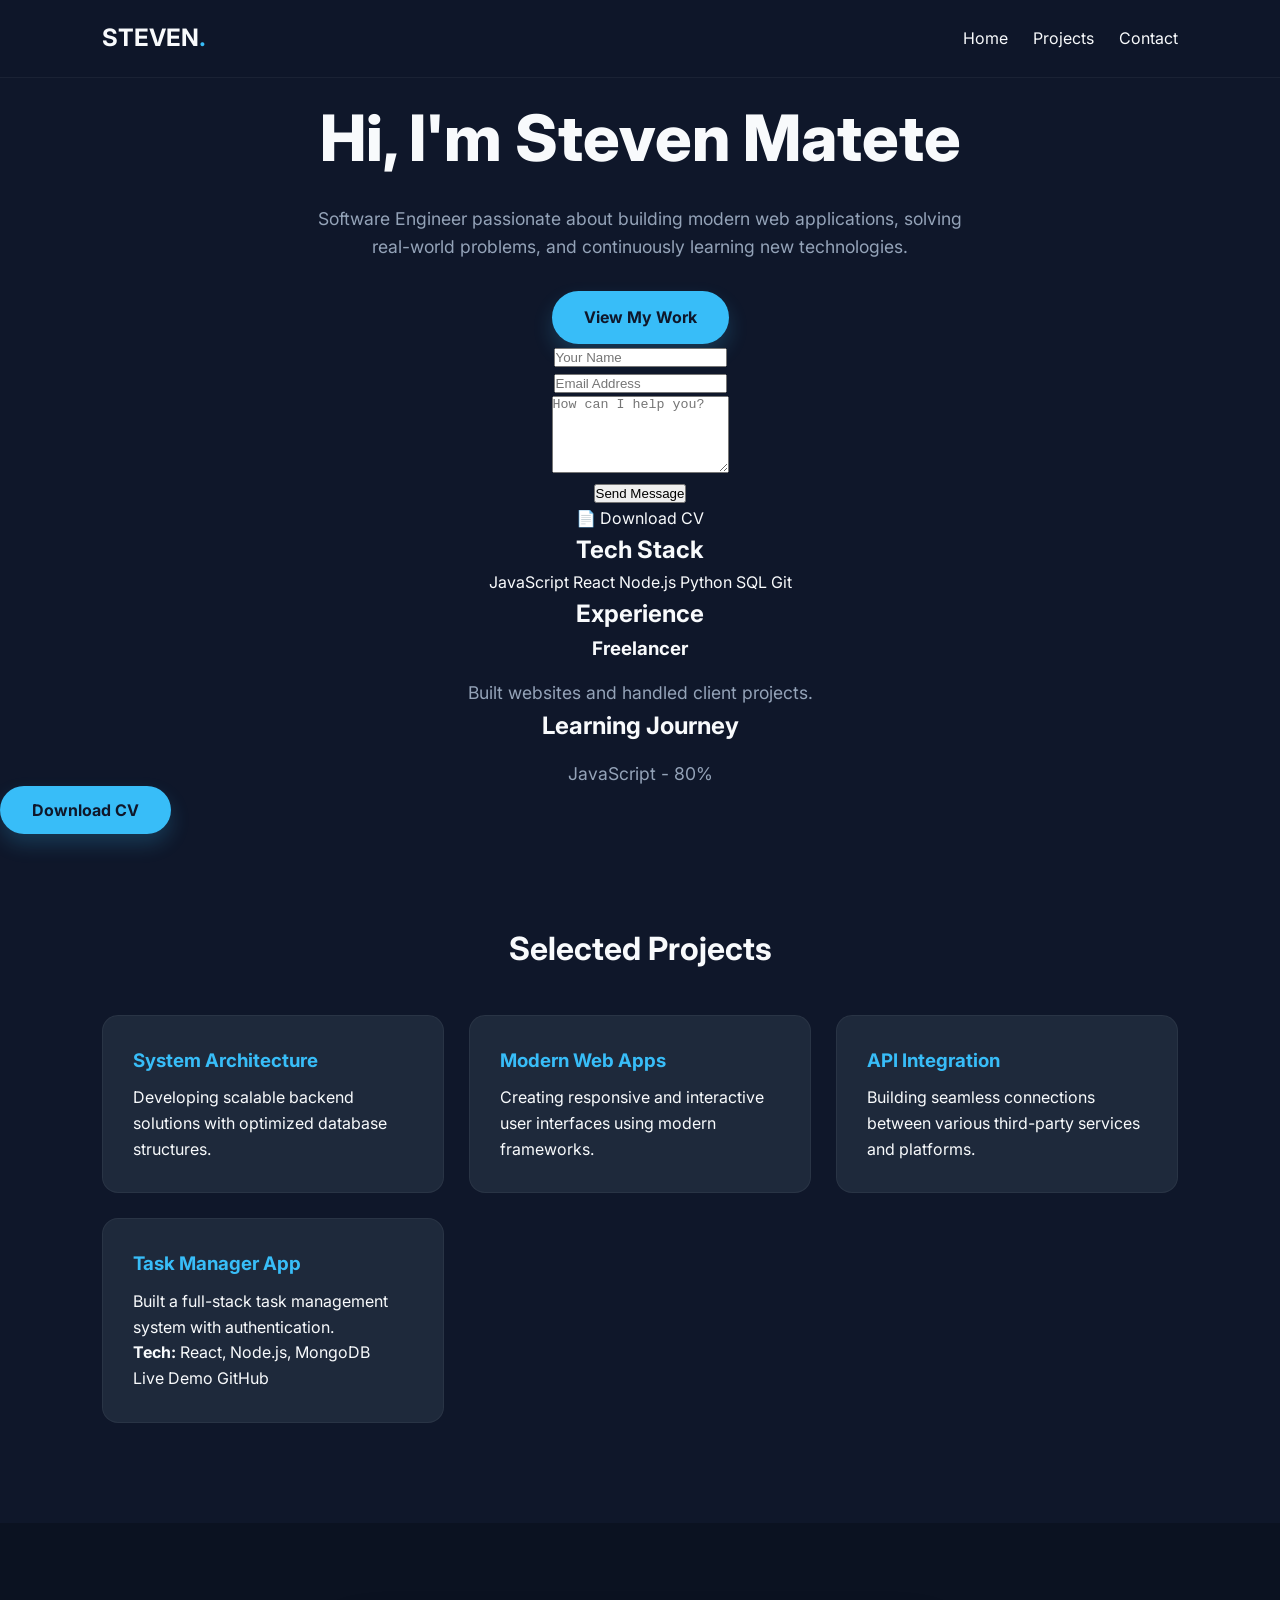
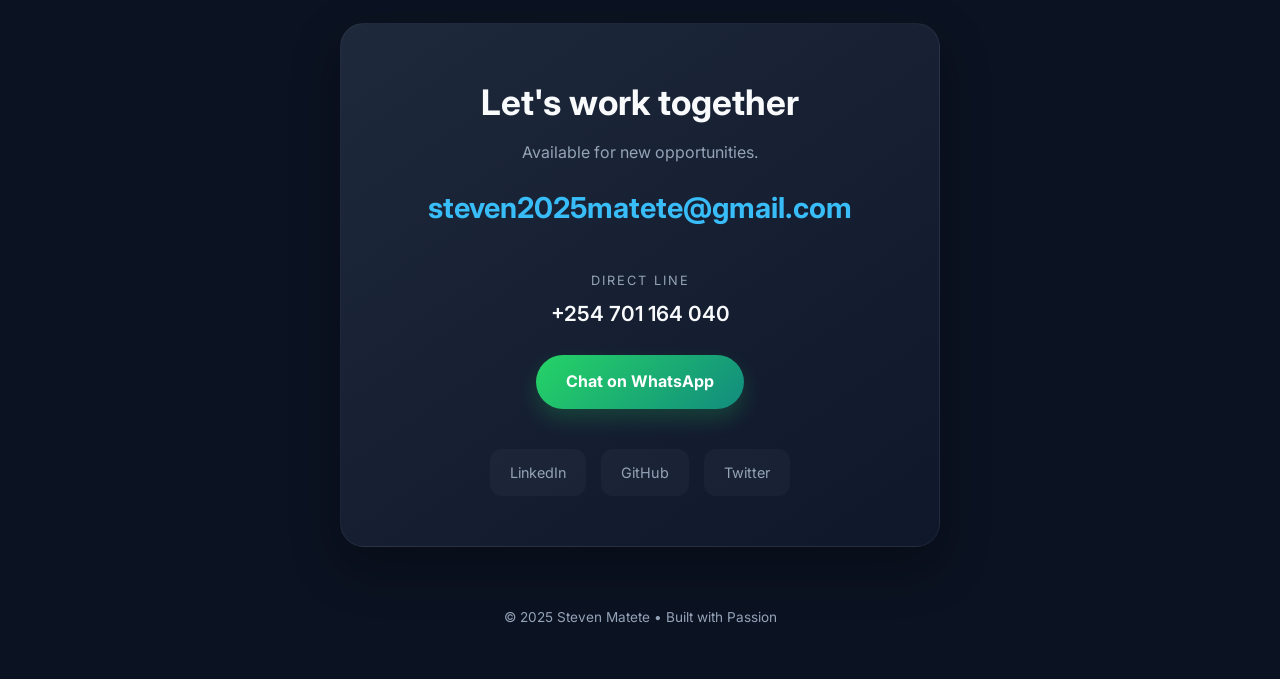
<file: portfolio/index.html>
<!DOCTYPE html>
<html lang="en">
<head>
    <meta charset="UTF-8">
    <meta name="viewport" content="width=device-width, initial-scale=1.0">
    <title>Steven Matete | Software Engineer</title>

    <!-- SEO -->
    <meta name="description" content="Steven Matete - Software Engineer Portfolio. Projects, skills, and contact.">

    <!-- Fonts -->
    <link href="https://fonts.googleapis.com/css2?family=Inter:wght@300;400;600;700&display=swap" rel="stylesheet">

    <style>
        :root {
            --bg-color: #0f172a;
            --text-main: #f8fafc;
            --text-dim: #94a3b8;
            --accent: #38bdf8;
            --card-bg: #1e293b;
            --transition: all 0.3s cubic-bezier(0.4, 0, 0.2, 1);
        }

        * { margin: 0; padding: 0; box-sizing: border-box; }
        html { scroll-behavior: smooth; }

        body {
            font-family: 'Inter', sans-serif;
            background: var(--bg-color);
            color: var(--text-main);
            line-height: 1.6;
        }

        a { text-decoration: none; color: inherit; transition: var(--transition); }

        /* NAVBAR */
        .navbar {
            display: flex;
            justify-content: space-between;
            align-items: center;
            padding: 1.2rem 8%;
            background: rgba(15, 23, 42, 0.9);
            backdrop-filter: blur(10px);
            position: sticky;
            top: 0;
            z-index: 1000;
            border-bottom: 1px solid rgba(255,255,255,0.05);
        }

        .logo { font-weight: 700; font-size: 1.5rem; }
        .logo span { color: var(--accent); }
        .nav-links { display: flex; gap: 25px; list-style: none; }
        .nav-links a:hover { color: var(--accent); }

        /* HERO */
        .hero {
            height: 80vh;
            display: flex;
            flex-direction: column;
            align-items: center;
            justify-content: center;
            text-align: center;
            padding: 0 20px;
        }

        .hero h1 { font-size: clamp(2.5rem, 6vw, 4rem); font-weight: 800; }
        .hero p { color: var(--text-dim); margin-top: 15px; max-width: 650px; font-size: 1.1rem; }

        .cta {
            margin-top: 30px;
            padding: 14px 32px;
            background: var(--accent);
            border-radius: 30px;
            font-weight: 700;
            color: #0f172a;
            box-shadow: 0 10px 20px rgba(56, 189, 248, 0.2);
        }
        .cta:hover { transform: translateY(-3px); box-shadow: 0 15px 25px rgba(56, 189, 248, 0.3); }

        /* PROJECTS */
        .projects { padding: 100px 8%; }
        .projects h2 { margin-bottom: 40px; font-size: 2rem; text-align: center; }
        .project-grid {
            display: grid;
            grid-template-columns: repeat(auto-fit, minmax(280px, 1fr));
            gap: 25px;
        }

        .card {
            background: var(--card-bg);
            padding: 30px;
            border-radius: 16px;
            border: 1px solid rgba(255,255,255,0.05);
        }
        .card:hover { transform: translateY(-8px); border-color: var(--accent); }
        .card h3 { margin-bottom: 10px; color: var(--accent); }

        /* PREMIUM CONTACT SECTION */
        footer {
            padding: 100px 8% 50px;
            background: #0b1221;
            text-align: center;
        }

        .contact-card {
            background: linear-gradient(145deg, #1e293b, #0f172a);
            padding: 50px 30px;
            border-radius: 24px;
            max-width: 600px;
            margin: 0 auto;
            box-shadow: 0 20px 50px rgba(0,0,0,0.3);
            border: 1px solid rgba(255,255,255,0.05);
        }

        .contact-card h2 { font-size: 2.2rem; margin-bottom: 10px; }

        .email-link {
            font-size: clamp(1.1rem, 4vw, 1.8rem);
            font-weight: 700;
            color: var(--accent);
            display: inline-block;
            margin: 20px 0;
            word-break: break-all;
        }

        .phone-container { margin: 15px 0 25px; }
        .phone-label { font-size: 0.8rem; color: var(--text-dim); text-transform: uppercase; letter-spacing: 2px; }
        .phone-link { font-size: 1.3rem; font-weight: 600; display: block; margin-top: 5px; }

        .btn-whatsapp {
            display: inline-flex;
            align-items: center;
            gap: 10px;
            background: linear-gradient(135deg, #25d366, #128c7e);
            padding: 14px 30px;
            border-radius: 999px;
            font-weight: 700;
            color: #fff !important;
            box-shadow: 0 10px 20px rgba(37, 211, 102, 0.2);
        }
        .btn-whatsapp:hover { transform: scale(1.05); box-shadow: 0 15px 30px rgba(37, 211, 102, 0.3); }

        .socials { margin-top: 40px; display: flex; justify-content: center; gap: 15px; }
        .socials a {
            padding: 12px 20px;
            background: rgba(255,255,255,0.03);
            border-radius: 12px;
            font-size: 0.9rem;
            color: var(--text-dim);
        }
        .socials a:hover { background: var(--accent); color: #0f172a; transform: translateY(-5px); }

        .copyright { margin-top: 60px; font-size: 0.85rem; color: var(--text-dim); }

        /* MOBILE FIXES */
        @media (max-width: 600px) {
            .navbar { padding: 1rem 5%; }
            .nav-links { display: none; } /* Hide nav on mobile for simplicity */
            .contact-card { padding: 30px 15px; }
        }
    </style>
</head>
<body>

    <!-- NAVBAR -->
    <nav class="navbar">
        <div class="logo">STEVEN<span>.</span></div>
        <ul class="nav-links">
            <li><a href="#">Home</a></li>
            <li><a href="#projects">Projects</a></li>
            <li><a href="#contact">Contact</a></li>
        </ul>
    </nav>

    <!-- HERO -->
    <section class="hero">
        <h1>Hi, I'm Steven Matete</h1>
        <p>Software Engineer passionate about building modern web applications, solving real-world problems, and continuously learning new technologies.</p>
        <a href="#projects" class="cta">View My Work</a>
        <div class="cv-container">
            <div class="cv-container">
</div>

<!-- Inside Footer (Replace your current form) -->
<form class="contact-form">
    <div class="form-group">
        <input type="text" placeholder="Your Name" required>
    </div>
    <div class="form-group">
        <input type="email" placeholder="Email Address" required>
    </div>
    <div class="form-group">
        <textarea placeholder="How can I help you?" rows="5"></textarea>
    </div>
    <button type="submit" class="btn-submit">Send Message</button>
</form>
    <a href="cv.pdf" download class="btn-cv">
        <span>📄</span> Download CV
    </a>
</div>

        <section class="skills">
        <h2>Tech Stack</h2>
        <div class="skills-grid">
        <span>JavaScript</span>
        <span>React</span>
        <span>Node.js</span>
        <span>Python</span>
        <span>SQL</span>
       <span>Git</span>
    </div>
     <h2>Experience</h2>
  <div class="timeline">
    <div>
      <h3>Freelancer</h3>
      <p>Built websites and handled client projects.</p>
    </div>
    <section class="learning">
  <h2>Learning Journey</h2>
  <div class="progress">
    <p>JavaScript - 80%</p>
    <div class="bar"></div>
  </div>
   
</section>

  </div>
</section>
</section>
    </section>
    <section>
    <a href="cv.pdf" download class="cta">Download CV</a>




    <!-- PROJECTS -->
    <section class="projects" id="projects">
        <h2>Selected Projects</h2>
        <div class="project-grid">
            <div class="card">
                <h3>System Architecture</h3>
                <p>Developing scalable backend solutions with optimized database structures.</p>
            </div>
            <div class="card">
                <h3>Modern Web Apps</h3>
                <p>Creating responsive and interactive user interfaces using modern frameworks.</p>
            </div>
            <div class="card">
                <h3>API Integration</h3>
                <p>Building seamless connections between various third-party services and platforms.</p>
            </div>
            <div class="card">
           <h3>Task Manager App</h3>
           <p>Built a full-stack task management system with authentication.</p>
           <p><strong>Tech:</strong> React, Node.js, MongoDB</p>
           <a href="#">Live Demo</a>
           <a href="#">GitHub</a>
            </div>
        </div>
    </section>
    <section class="experience">
 

    <!-- CONTACT SECTION -->
    <footer id="contact">
        <div class="contact-card">
            <h2>Let's work together</h2>
            <p style="color: var(--text-dim);">Available for new opportunities.</p>
            
            <a href="mailto:steven2025matete@gmail.com" class="email-link">
                steven2025matete@gmail.com
            </a>

            <div class="phone-container">
                <span class="phone-label">Direct Line</span>
                <a href="tel:+254701164040" class="phone-link">+254 701 164 040</a>
            </div>

            <a href="https://wa.me/254701164040" target="_blank" class="btn-whatsapp">
                Chat on WhatsApp
            </a>

            <div class="socials">
                <a href="#">LinkedIn</a>
                <a href="#">GitHub</a>
                <a href="#">Twitter</a>
            </div>
        </div>


        <p class="copyright">
            © 2025 Steven Matete • Built with Passion
        </p>
    </footer>

</body>
</html>
</file>
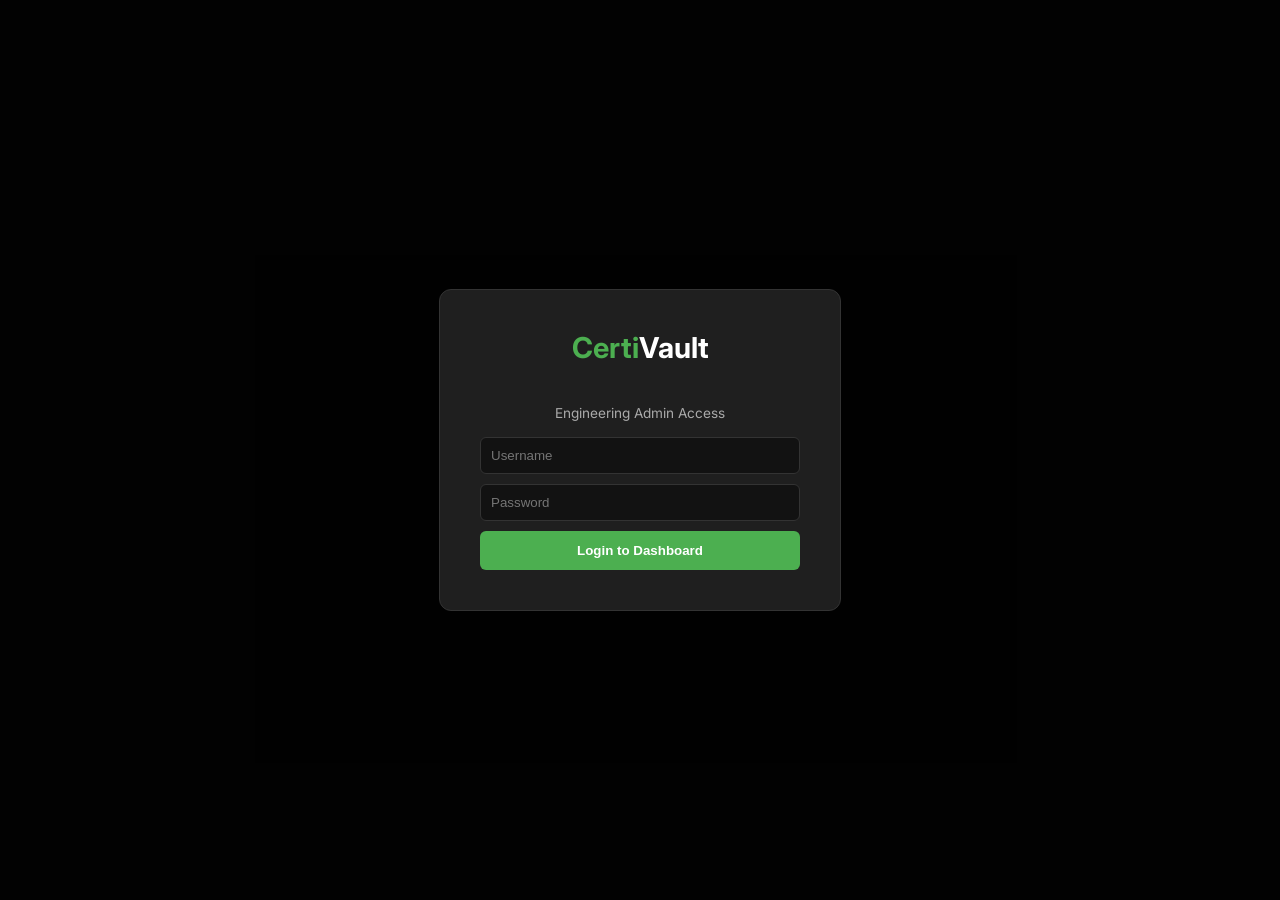
<file: matete/2.1/admin.html>
<!DOCTYPE html>
<html lang="en">
<head>
    <meta charset="UTF-8">
    <meta name="viewport" content="width=device-width, initial-scale=1.0">
    <title>CertiVault | Engineering Admin</title>
    <link href="https://fonts.googleapis.com/css2?family=Inter:wght@300;400;600;700&display=swap" rel="stylesheet">
    <style>
        :root {
            --bg-dark: #121212;
            --card-bg: #1f1f1f;
            --primary: #4caf50;
            --accent: #2196F3;
            --text-main: #ffffff;
            --text-muted: #aaaaaa;
            --border: #333333;
        }

        body { font-family: 'Inter', sans-serif; margin: 0; background: var(--bg-dark); color: var(--text-main); }
        
        /* --- Layout --- */
        .dashboard { display: none; min-height: 100vh; }
        .sidebar { width: 260px; background: #1a1a1a; border-right: 1px solid var(--border); padding: 1.5rem; position: fixed; height: 100vh; }
        .main-content { flex: 1; margin-left: 260px; padding: 2rem; max-width: 1200px; }

        .logo { font-size: 1.8rem; font-weight: 700; margin-bottom: 2.5rem; color: var(--primary); }
        .logo span { color: white; }
        
        .menu a { display: block; color: var(--text-muted); text-decoration: none; margin: 1.2rem 0; padding: 0.7rem; border-radius: 8px; transition: 0.3s; }
        .menu a.active, .menu a:hover { background: var(--border); color: #fff; }

        /* --- Components --- */
        .grid-container { display: grid; grid-template-columns: repeat(auto-fit, minmax(300px, 1fr)); gap: 1.5rem; margin-bottom: 2rem; }
        .card { background: var(--card-bg); padding: 1.5rem; border-radius: 12px; border: 1px solid var(--border); }
        .card h3 { margin-top: 0; font-size: 1.1rem; display: flex; align-items: center; gap: 10px; }
        .meta { font-size: 0.85rem; color: var(--text-muted); margin-bottom: 1rem; }

        /* --- Inputs & Buttons --- */
        input[type="text"], input[type="password"], textarea { 
            width: 100%; background: #121212; color: #fff; border: 1px solid var(--border); 
            padding: 10px; border-radius: 6px; margin-bottom: 10px; box-sizing: border-box;
        }
        .upload-btn { 
            width: 100%; padding: 12px; background: var(--primary); color: white; 
            border: none; border-radius: 6px; cursor: pointer; font-weight: 600; transition: 0.2s;
        }
        .upload-btn:hover { opacity: 0.9; transform: translateY(-1px); }

        /* --- Mastery Tracker --- */
        .progress-bar-bg { background: #333; height: 10px; border-radius: 5px; overflow: hidden; margin: 15px 0; }
        #growth-fill { height: 100%; background: var(--primary); transition: width 0.5s ease-in-out; }

        /* --- Calendar --- */
        .calendar-grid { display: grid; grid-template-columns: repeat(7, 1fr); gap: 5px; text-align: center; }
        .calendar-day { padding: 8px; background: #2a2a2a; border-radius: 4px; font-size: 0.75rem; }
        .today { background: var(--primary); font-weight: bold; }

        /* --- Upload List --- */
        .uploaded-list { margin-top: 1rem; max-height: 120px; overflow-y: auto; border-top: 1px solid var(--border); padding-top: 10px; }
        .cert-item { font-size: 0.8rem; padding: 5px 0; border-bottom: 1px solid #2a2a2a; color: var(--text-muted); }

        /* --- Login Modal --- */
        #login-modal { position: fixed; inset: 0; background: rgba(0,0,0,0.9); display: flex; align-items: center; justify-content: center; z-index: 1000; }
        .login-box { background: var(--card-bg); padding: 2.5rem; border-radius: 12px; width: 320px; text-align: center; border: 1px solid var(--border); }

        @media (max-width: 768px) {
            .sidebar { width: 100%; height: auto; position: relative; }
            .main-content { margin-left: 0; }
        }
    </style>
</head>
<body>

<!-- LOGIN SECTION -->
<div id="login-modal">
    <div class="login-box">
        <div class="logo">Certi<span>Vault</span></div>
        <p class="meta">Engineering Admin Access</p>
        <input type="text" id="username" placeholder="Username">
        <input type="password" id="password" placeholder="Password">
        <button class="upload-btn" onclick="handleLogin()">Login to Dashboard</button>
        <p id="login-error" style="color:#ff5252; font-size: 0.8rem; margin-top: 10px; display:none;">Invalid credentials</p>
    </div>
</div>

<!-- DASHBOARD SECTION -->
<div class="dashboard" id="admin-dashboard">
    <aside class="sidebar">
        <div class="logo">Certi<span>Vault</span></div>
        <nav class="menu">
            <a href="#" class="active">📊 Overview</a>
            <a href="#">📂 All Certificates</a>
            <a href="#">⚙️ Settings</a>
            <a href="index.html" style="margin-top: 4rem; color: var(--accent);">🌐 View Public Site</a>
        </nav>
    </aside>

    <main class="main-content">
        <header style="margin-bottom: 2.5rem;">
            <h2>System Administrator Dashboard</h2>
            <p class="meta">Welcome back, <strong style="color: white;">Steven Matete</strong>. Your technical leverage is increasing.</p>
        </header>

        <!-- TOP TOOLS: GROWTH & NOTES -->
        <section class="grid-container">
            <!-- GROWTH TRACKER -->
            <div class="card">
                <h3>📈 Mastery Progress</h3>
                <p class="meta">Tracking your career trajectory</p>
                <div class="progress-bar-bg">
                    <div id="growth-fill" style="width: 0%;"></div>
                </div>
                <p id="growth-status" style="font-size: 0.9rem;">0% Leveling up...</p>
                <button class="upload-btn" style="background: var(--accent); margin-top: 10px;" onclick="updateGrowth()">Log Skill Improvement</button>
            </div>

            <!-- NOTES -->
            <div class="card">
                <h3>📝 Technical Journal</h3>
                <p class="meta">Store snippets or career wins</p>
                <textarea id="personal-notes" placeholder="What technical challenge did you solve today?"></textarea>
                <button class="upload-btn" onclick="saveNote()">Sync Journal</button>
            </div>
        </section>

        <!-- CALENDAR -->
        <section class="card" style="margin-bottom: 2rem;">
            <div style="display: flex; justify-content: space-between; align-items: center; margin-bottom: 1rem;">
                <h3>📅 Exam & Certification Roadmap</h3>
                <div id="month-display" style="font-weight: 600;"></div>
            </div>
            <div class="calendar-grid" id="calendar-header" style="color: var(--accent); font-weight: bold; margin-bottom: 10px;">
                <div>S</div><div>M</div><div>T</div><div>W</div><div>T</div><div>F</div><div>S</div>
            </div>
            <div class="calendar-grid" id="calendar-body"></div>
        </section>

        <!-- UPLOAD SECTION -->
        <h3>📤 Certificate Repositories</h3>
        <section class="grid-container">
            <!-- AI CATEGORY -->
            <div class="card">
                <h3>🤖 AI & ML</h3>
                <input type="file" class="file-input" id="file-ai" accept=".pdf">
                <input type="text" id="desc-ai" placeholder="Description (e.g. Stanford ML Spec)">
                <button class="upload-btn" onclick="uploadCert('ai')">Upload to Vault</button>
                <div class="uploaded-list" id="list-ai"></div>
            </div>

            <!-- CLOUD CATEGORY -->
            <div class="card">
                <h3>☁️ Cloud Computing</h3>
                <input type="file" class="file-input" id="file-cloud" accept=".pdf">
                <input type="text" id="desc-cloud" placeholder="Description (e.g. AWS Solutions Architect)">
                <button class="upload-btn" onclick="uploadCert('cloud')">Upload to Vault</button>
                <div class="uploaded-list" id="list-cloud"></div>
            </div>

            <!-- COMMUNICATION -->
            <div class="card">
                <h3>💬 Communication</h3>
                <input type="file" class="file-input" id="file-comm" accept=".pdf">
                <input type="text" id="desc-comm" placeholder="Description">
                <button class="upload-btn" onclick="uploadCert('communication')">Upload to Vault</button>
                <div class="uploaded-list" id="list-communication"></div>
            </div>
        </section>
    </main>
</div>

<script>
    // --- AUTHENTICATION ---
    function handleLogin() {
        const user = document.getElementById('username').value;
        const pass = document.getElementById('password').value;
        if(user === "steven matete" && pass === "1234") {
            document.getElementById('login-modal').style.display = 'none';
            document.getElementById('admin-dashboard').style.display = 'flex';
            initDashboard();
        } else {
            document.getElementById('login-error').style.display = 'block';
        }
    }

    // --- INITIALIZE DASHBOARD ---
    function initDashboard() {
        renderGrowth();
        renderCalendar();
        loadNotes();
        loadUploadedCertificates();
    }

    // --- GROWTH TRACKER ---
    function updateGrowth() {
        let val = parseInt(localStorage.getItem('growth_score')) || 45;
        if(val < 100) val += 5;
        localStorage.setItem('growth_score', val);
        renderGrowth();
    }

    function renderGrowth() {
        const val = localStorage.getItem('growth_score') || 45;
        document.getElementById('growth-fill').style.width = val + '%';
        document.getElementById('growth-status').innerText = val + '% towards Technical Master';
    }

    // --- JOURNAL ---
    function saveNote() {
        const note = document.getElementById('personal-notes').value;
        localStorage.setItem('admin_journal', note);
        alert("Journal entry saved to local storage.");
    }

    function loadNotes() {
        document.getElementById('personal-notes').value = localStorage.getItem('admin_journal') || "";
    }

    // --- CALENDAR ---
    function renderCalendar() {
        const now = new Date();
        const grid = document.getElementById('calendar-body');
        const monthDisplay = document.getElementById('month-display');
        
        monthDisplay.innerText = now.toLocaleString('default', { month: 'long', year: 'numeric' });
        
        const firstDay = new Date(now.getFullYear(), now.getMonth(), 1).getDay();
        const daysInMonth = new Date(now.getFullYear(), now.getMonth() + 1, 0).getDate();

        grid.innerHTML = "";
        for(let i=0; i<firstDay; i++) grid.innerHTML += '<div></div>';
        for(let d=1; d<=daysInMonth; d++) {
            const todayClass = d === now.getDate() ? 'today' : '';
            grid.innerHTML += `<div class="calendar-day ${todayClass}">${d}</div>`;
        }
    }

    // --- UPLOAD LOGIC ---
    function uploadCert(cat) {
        const fileInput = document.getElementById(`file-${cat === 'communication' ? 'comm' : cat}`);
        const descInput = document.getElementById(`desc-${cat === 'communication' ? 'comm' : cat}`);
        const file = fileInput.files[0];

        if(!file) return alert("Please select a PDF file.");

        const reader = new FileReader();
        reader.onload = function(e) {
            const certs = JSON.parse(localStorage.getItem('certificates')) || [];
            certs.push({
                category: cat,
                name: file.name,
                desc: descInput.value,
                data: e.target.result
            });
            localStorage.setItem('certificates', JSON.stringify(certs));
            descInput.value = "";
            fileInput.value = "";
            loadUploadedCertificates();
        };
        reader.readAsDataURL(file);
    }

    function loadUploadedCertificates() {
        const certs = JSON.parse(localStorage.getItem('certificates')) || [];
        const categories = ['ai', 'cloud', 'communication'];
        
        categories.forEach(cat => {
            const list = document.getElementById(`list-${cat === 'communication' ? 'comm' : cat}`);
            list.innerHTML = "";
            const filtered = certs.filter(c => c.category === cat);
            
            if(filtered.length === 0) {
                list.innerHTML = '<div class="cert-item">No files uploaded.</div>';
            } else {
                filtered.forEach(c => {
                    list.innerHTML += `<div class="cert-item">📄 ${c.name.substring(0,20)}...</div>`;
                });
            }
        });
    }
</script>
</body>
</html>
</file>
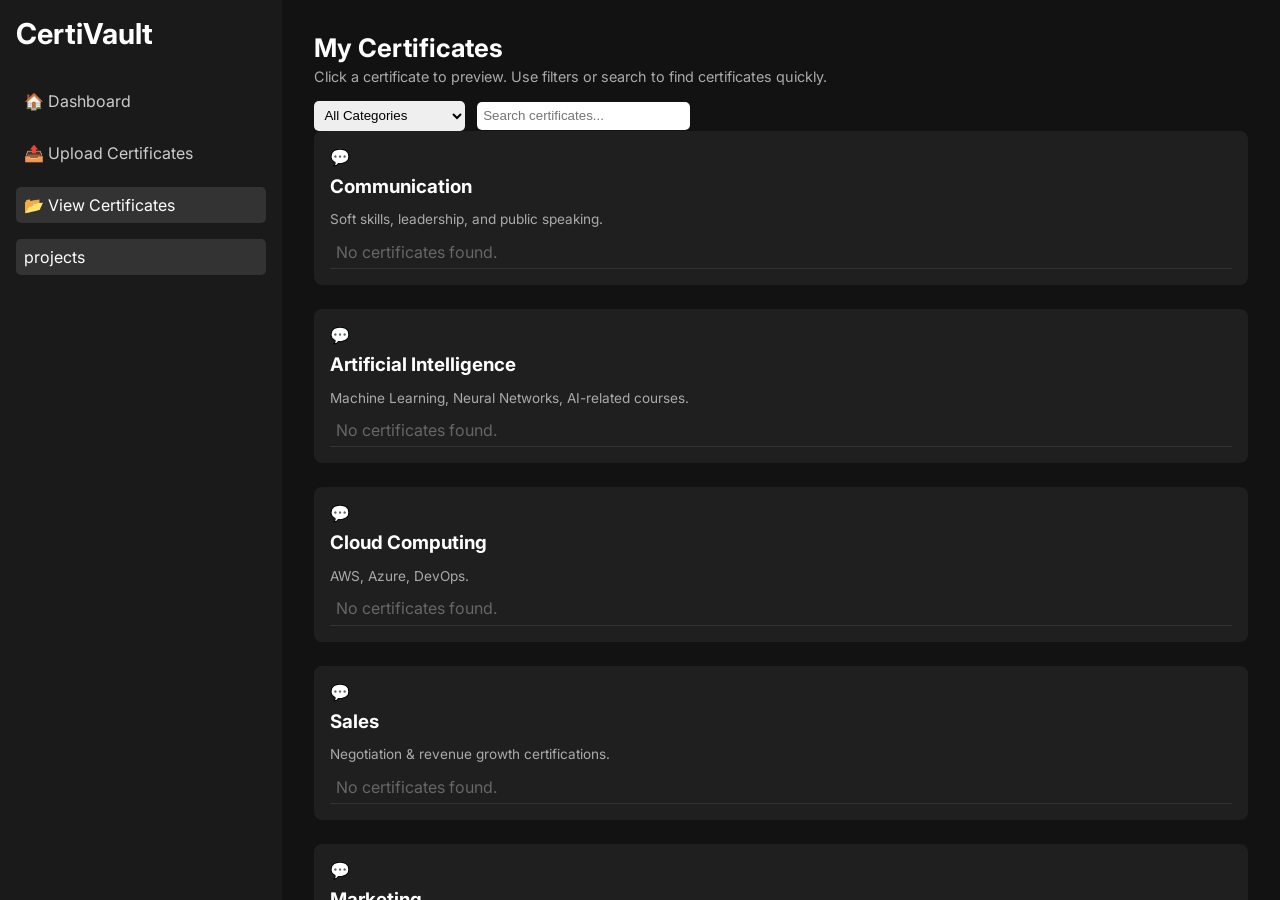
<file: matete/2.1/cert.html>
<!DOCTYPE html>
<html lang="en">
<head>
<meta charset="UTF-8">
<meta name="viewport" content="width=device-width, initial-scale=1.0">
<title>CertiVault | View Certificates</title>
<link href="https://fonts.googleapis.com/css2?family=Inter:wght@300;400;600;700&display=swap" rel="stylesheet">
<style>
body { font-family:'Inter', sans-serif; margin:0; background:#121212; color:#fff; }
.dashboard { display:flex; height:100vh; }
.sidebar { width:250px; background:#1a1a1a; padding:1rem; color:#fff; }
.sidebar .logo { font-size:1.8rem; font-weight:700; margin-bottom:2rem; }
.sidebar .menu a { display:block; color:#ccc; text-decoration:none; margin:1rem 0; padding:0.5rem; border-radius:5px; }
.sidebar .menu a.active, .sidebar .menu a:hover { background:#333; color:#fff; }
.main-content { flex:1; padding:2rem; overflow-y:auto; }
.topbar h2 { margin:0; font-size:1.6rem; }
.topbar p { font-size:0.9rem; color:#aaa; margin:0.3rem 0 1rem; }
.topbar select, .topbar input { padding:0.4rem; border-radius:5px; border:none; }
.card { background:#1f1f1f; padding:1rem; margin-bottom:1.5rem; border-radius:8px; }
.card h3 { margin:0.5rem 0; }
.card .meta { font-size:0.85rem; color:#aaa; margin-bottom:0.5rem; }
.cert-list { margin-top:0.5rem; }
.cert-item { padding:0.4rem; border-bottom:1px solid #333; cursor:pointer; }
.cert-item.no-cert { color:#666; cursor:default; }
.modal { display:none; position:fixed; z-index:1000; left:0; top:0; width:100%; height:100%; background:rgba(0,0,0,0.8); }
.modal-content { position:relative; margin:5% auto; width:80%; height:80%; background:#fff; border-radius:8px; overflow:hidden; }
.modal-content iframe { width:100%; height:100%; }
.modal .close { position:absolute; top:0.5rem; right:1rem; font-size:2rem; cursor:pointer; }
#prev-pdf, #next-pdf { position:absolute; top:50%; font-size:2rem; background:none; border:none; color:#fff; cursor:pointer; transform:translateY(-50%); }
#prev-pdf { left:10px; }
#next-pdf { right:10px; }
.footer { text-align:center; margin-top:2rem; color:#888; font-size:0.8rem; }
</style>
</head>
<body>

<div class="dashboard">

    <!-- SIDEBAR -->
    <aside class="sidebar">
        <div class="logo">Certi<span>Vault</span></div>
        <nav class="menu">
            <a href="index.html">🏠 Dashboard</a>
            <a href="admin.html">📤 Upload Certificates</a>
            <a href="#" class="active">📂 View Certificates</a>
            <a href="project.html" class="active">projects </a>

        </nav>
    </aside>

    <!-- MAIN CONTENT -->
    <main class="main-content">

        <header class="topbar">
            <h2>My Certificates</h2>
            <p>Click a certificate to preview. Use filters or search to find certificates quickly.</p>
            <div>
                <select id="category-filter">
                    <option value="all">All Categories</option>
                    <option value="communication">Communication</option>
                    <option value="ai">Artificial Intelligence</option>
                    <option value="cloud">Cloud Computing</option>
                    <option value="sales">Sales</option>
                    <option value="marketing">Marketing</option>
                </select>
                <input type="text" id="search-input" placeholder="Search certificates..." style="margin-left:0.5rem;width:200px;">
            </div>
        </header>

        <!-- CATEGORY GRID -->
        <section class="grid" id="cert-grid"></section>

        <footer class="footer">
            <p>&copy; 2026 CertiVault. All rights reserved. | Designed by Steven Matete</p>
        </footer>

    </main>
</div>

<!-- PDF Modal with navigation -->
<div id="pdf-modal" class="modal">
    <div class="modal-content">
        <span class="close">&times;</span>
        <button id="prev-pdf">&#8592;</button>
        <button id="next-pdf">&#8594;</button>
        <iframe id="pdf-frame" src="" frameborder="0"></iframe>
    </div>
</div>

<script>
let allCerts = JSON.parse(localStorage.getItem('certificates')) || [];
let currentPDFIndex = 0;
let currentCategory = 'all';
const searchInput = document.getElementById('search-input');
const categoryFilter = document.getElementById('category-filter');

const categories = [
  { key:'communication', name:'Communication', desc:'Soft skills, leadership, and public speaking.' },
  { key:'ai', name:'Artificial Intelligence', desc:'Machine Learning, Neural Networks, AI-related courses.' },
  { key:'cloud', name:'Cloud Computing', desc:'AWS, Azure, DevOps.' },
  { key:'sales', name:'Sales', desc:'Negotiation & revenue growth certifications.' },
  { key:'marketing', name:'Marketing', desc:'SEO, SEM, Branding strategy.' }
];

// Load certificates dynamically based on filter and search
function loadCertificates(){
    const grid = document.getElementById('cert-grid');
    grid.innerHTML = '';
    categories.forEach(cat => {
        if(currentCategory !== 'all' && currentCategory !== cat.key) return;
        const certsInCategory = allCerts.filter(c => c.category === cat.key &&
            (c.name.toLowerCase().includes(searchInput.value.toLowerCase()) ||
             c.description.toLowerCase().includes(searchInput.value.toLowerCase()))
        );
        const card = document.createElement('div');
        card.className = 'card';
        card.innerHTML = `<div class="icon">💬</div>
                          <h3>${cat.name}</h3>
                          <p class="meta">${cat.desc}</p>
                          <div class="cert-list"></div>`;
        grid.appendChild(card);

        const list = card.querySelector('.cert-list');
        if(certsInCategory.length === 0){
            list.innerHTML = '<div class="cert-item no-cert">No certificates found.</div>';
        } else {
            certsInCategory.forEach((cert,i)=>{
                const div = document.createElement('div');
                div.className = 'cert-item';
                div.setAttribute('data-index', allCerts.indexOf(cert));
                div.innerHTML = `<strong>${cert.name}</strong><p>${cert.description}</p>`;
                list.appendChild(div);
            });
        }
    });

    attachCertClickEvents();
}

// Attach click events to open PDFs
function attachCertClickEvents(){
    document.querySelectorAll('.cert-item').forEach(item=>{
        if(item.classList.contains('no-cert')) return;
        item.onclick = () => {
            currentPDFIndex = parseInt(item.getAttribute('data-index'));
            openPDF(currentPDFIndex);
        };
    });
}

function openPDF(index){
    document.getElementById('pdf-frame').src = allCerts[index].fileData;
    document.getElementById('pdf-modal').style.display = 'block';
}

// Modal navigation
const modal = document.getElementById('pdf-modal');
const closeBtn = modal.querySelector('.close');
const prevBtn = document.getElementById('prev-pdf');
const nextBtn = document.getElementById('next-pdf');

closeBtn.onclick = () => modal.style.display = 'none';
window.onclick = e => { if(e.target === modal) modal.style.display = 'none'; };
prevBtn.onclick = () => { if(currentPDFIndex>0){ currentPDFIndex--; openPDF(currentPDFIndex); } };
nextBtn.onclick = () => { if(currentPDFIndex<allCerts.length-1){ currentPDFIndex++; openPDF(currentPDFIndex); } };

// Filter & Search
categoryFilter.onchange = e => { currentCategory = e.target.value; loadCertificates(); };
searchInput.oninput = e => { loadCertificates(); };

// Initial load
window.onload = loadCertificates;
</script>
</body>
</html>
</file>
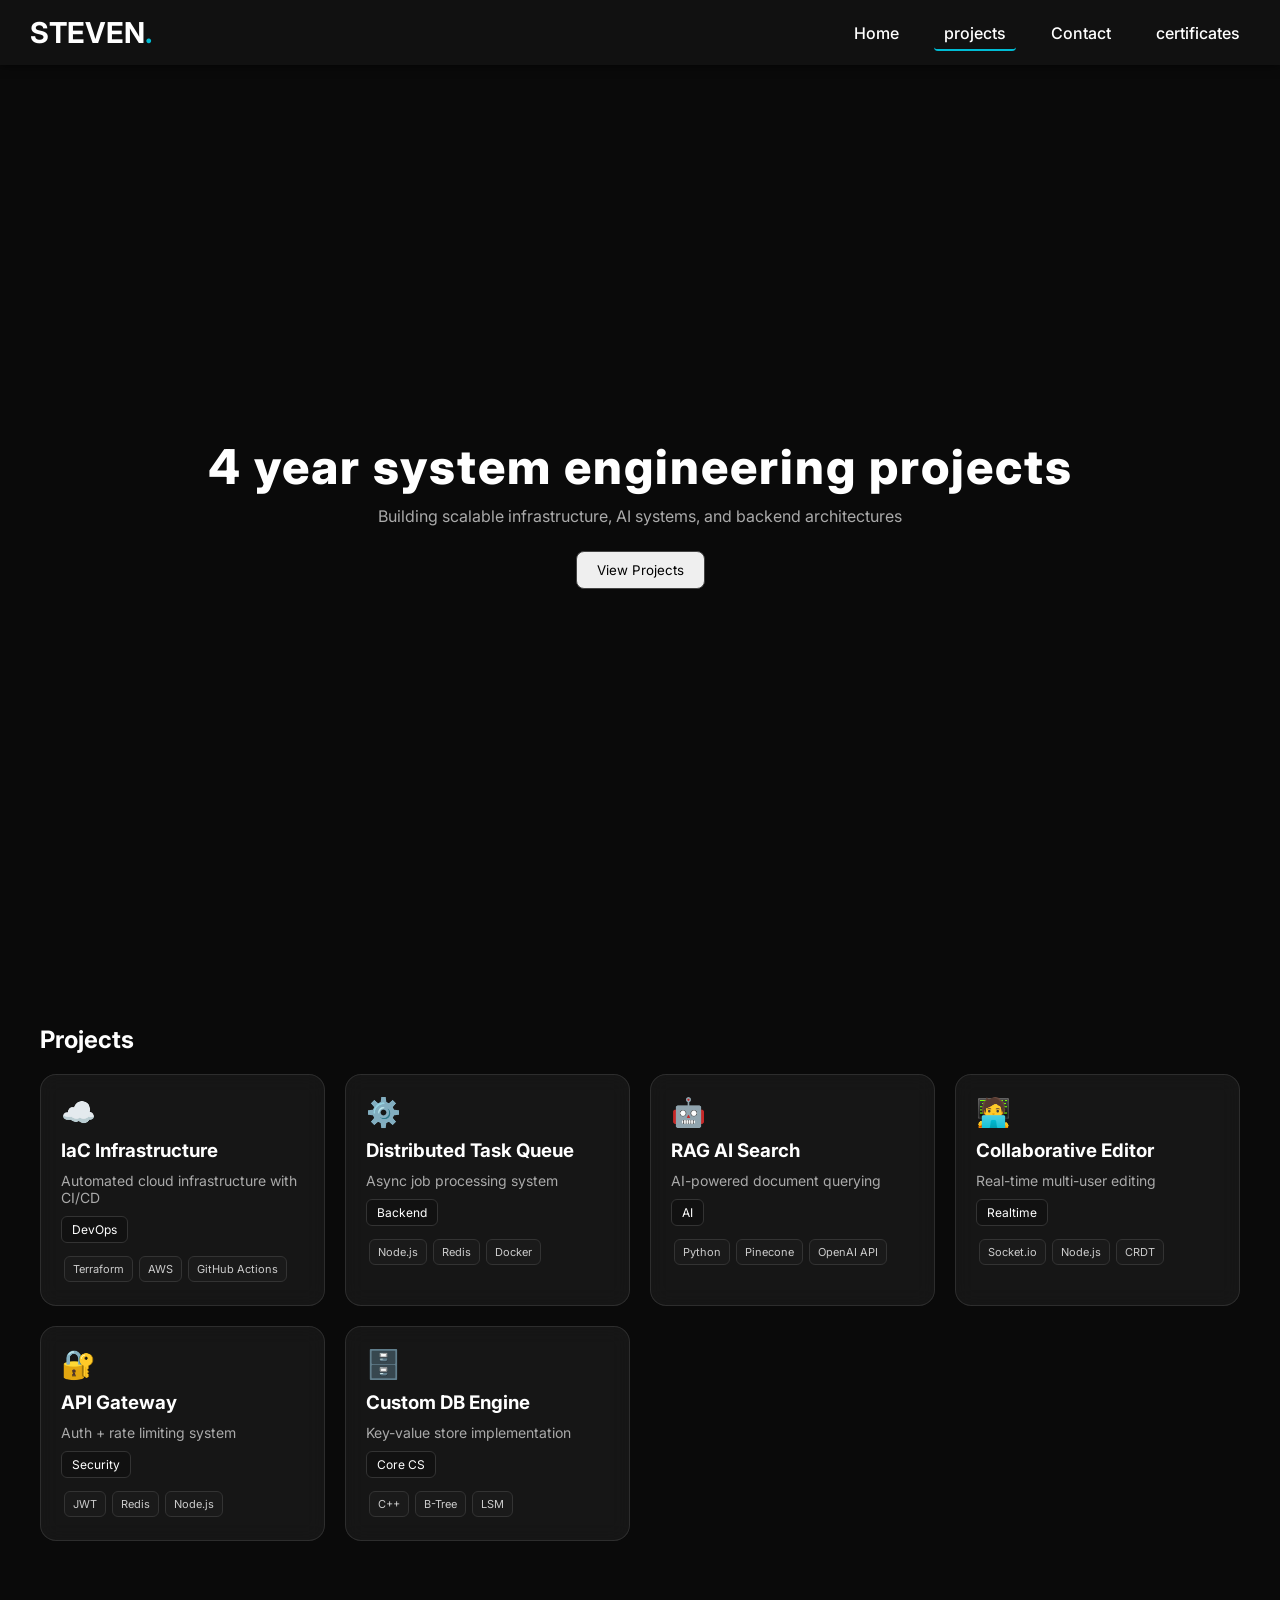
<file: matete/2.1/project.html>
<!DOCTYPE html>
<html lang="en">
<head>
<meta charset="UTF-8">
<meta name="viewport" content="width=device-width, initial-scale=1.0">
<title>Systems Portfolio</title>
<link href="https://fonts.googleapis.com/css2?family=Inter:wght@300;400;600;800&display=swap" rel="stylesheet">
<style>
*{margin:0;padding:0;box-sizing:border-box;font-family:'Inter',sans-serif}
body{background:#0a0a0a;color:#fff;overflow-x:hidden}
/* Navbar container */
.navbar {
    display: flex;
    justify-content: space-between;
    align-items: center;
    padding: 15px 30px;
    background: #111; /* Dark background */
    color: #fff;
    font-family: 'Inter', sans-serif;
    position: sticky;
    top: 0;
    z-index: 100;
    box-shadow: 0 2px 8px rgba(0,0,0,0.5);
}

/* Logo styling */
.navbar .logo {
    font-size: 1.8rem;
    font-weight: 700;
    color: #fff;
}

.navbar .logo span {
    color: #00bcd4; /* Accent color for dot */
}

/* Nav links container */
.navbar .nav-links {
    display: flex;
    list-style: none;
    gap: 25px;
}

/* Individual links */
.navbar .nav-links li a {
    text-decoration: none;
    color: #fff;
    font-weight: 500;
    padding: 6px 10px;
    transition: all 0.3s ease;
    border-radius: 4px;
}

/* Hover effect */
.navbar .nav-links li a:hover {
    background: #00bcd4; /* Accent background on hover */
    color: #111;
}

/* Active link */
.navbar .nav-links li a.active {
    border-bottom: 2px solid #00bcd4;
}

/* Responsive - small screens */
@media (max-width: 768px) {
    .navbar {
        flex-direction: column;
        align-items: flex-start;
    }
    
    .navbar .nav-links {
        flex-direction: column;
        width: 100%;
        margin-top: 10px;
        gap: 10px;
    }
    
    .navbar .nav-links li a {
        width: 100%;
    }
}

/* HERO */
.hero{height:100vh;display:flex;flex-direction:column;justify-content:center;align-items:center;text-align:center}
.hero h1{font-size:3rem;font-weight:800;letter-spacing:2px}
.hero p{margin-top:10px;color:#aaa}
.hero .btns{margin-top:20px}
.btn{padding:10px 20px;border:1px solid #444;margin:5px;border-radius:8px;cursor:pointer;transition:0.3s}
.btn:hover{background:#fff;color:#000}

/* GRID */
.section{padding:60px 40px}
.section h2{margin-bottom:20px}
.grid{display:grid;grid-template-columns:repeat(auto-fit,minmax(260px,1fr));gap:20px}
.card{background:rgba(255,255,255,0.05);backdrop-filter:blur(10px);padding:20px;border-radius:16px;border:1px solid rgba(255,255,255,0.1);transition:0.3s;cursor:pointer}
.card:hover{transform:translateY(-5px);border-color:#fff}
.card h3{margin:10px 0}
.card p{color:#aaa;font-size:14px}

/* ICON */
.icon{font-size:28px}

/* TAGS */
.tags{margin-top:10px}
.tag{display:inline-block;background:#111;padding:5px 10px;border-radius:6px;font-size:12px;margin-right:5px;border:1px solid #333}

/* TECH BADGES */
.badges{margin-top:10px}
.badge{display:inline-block;padding:5px 8px;font-size:11px;border-radius:6px;margin:3px;background:#1a1a1a;border:1px solid #333;color:#ccc}

/* MODAL */
.modal{position:fixed;top:0;left:0;width:100%;height:100%;background:rgba(0,0,0,0.9);display:none;justify-content:center;align-items:center;padding:20px}
.modal-content{max-width:700px;background:#111;padding:30px;border-radius:12px}
.close{float:right;cursor:pointer;font-size:20px}

</style>
</head>
<body>
       <nav class="navbar">
        <div class="logo">STEVEN<span>.</span></div>
        <ul class="nav-links">
            <li><a href="index.html">Home</a></li>
            <li><a href="project.html" class="active">projects </a></li>
            <li><a href="#contact">Contact</a></li>
            <li> <a href="cert.html">certificates</a></li>
           

        </ul>
    </nav>

<div class="hero">
<h1>4 year system engineering projects </h1>
<p>Building scalable infrastructure, AI systems, and backend architectures</p>
<div class="btns">
<button class="btn" onclick="scrollToProjects()">View Projects</button>
</div>
</div>

<div class="section" id="projects">
<h2>Projects</h2>
<div class="grid" id="projectGrid"></div>
</div>

<div class="modal" id="modal">
<div class="modal-content">
<span class="close" onclick="closeModal()">&times;</span>
<div id="modalData"></div>
</div>
</div>

<script>
const projects=[
{
icon:"☁️",
name:"IaC Infrastructure",
desc:"Automated cloud infrastructure with CI/CD",
category:"DevOps",
technologies:["Terraform","AWS","GitHub Actions"],
details:"Terraform-based infrastructure with VPC, autoscaling, and CI/CD pipelines."
},
{
icon:"⚙️",
name:"Distributed Task Queue",
desc:"Async job processing system",
category:"Backend",
technologies:["Node.js","Redis","Docker"],
details:"Redis-based queue with worker pools, retries, and dead-letter queues."
},
{
icon:"🤖",
name:"RAG AI Search",
desc:"AI-powered document querying",
category:"AI",
technologies:["Python","Pinecone","OpenAI API"],
details:"Vector database + LLM pipeline for querying uploaded PDFs."
},
{
icon:"🧑‍💻",
name:"Collaborative Editor",
desc:"Real-time multi-user editing",
category:"Realtime",
technologies:["Socket.io","Node.js","CRDT"],
details:"WebSocket-based editor using CRDT/OT for sync."
},
{
icon:"🔐",
name:"API Gateway",
desc:"Auth + rate limiting system",
category:"Security",
technologies:["JWT","Redis","Node.js"],
details:"JWT auth with Redis token bucket rate limiting."
},
{
icon:"🗄️",
name:"Custom DB Engine",
desc:"Key-value store implementation",
category:"Core CS",
technologies:["C++","B-Tree","LSM"],
details:"Disk-persistent DB with indexing (B-Tree/LSM)."
}
];

const grid=document.getElementById('projectGrid');
projects.forEach(p=>{
let card=document.createElement('div');
card.className='card';

let badgesHTML=p.technologies.map(t=>`<span class='badge'>${t}</span>`).join('');

card.innerHTML=`
<div class='icon'>${p.icon}</div>
<h3>${p.name}</h3>
<p>${p.desc}</p>
<div class='tags'><span class='tag'>${p.category}</span></div>
<div class='badges'>${badgesHTML}</div>
`;

card.onclick=()=>openModal(p);
grid.appendChild(card);
});

function openModal(p){
document.getElementById('modal').style.display='flex';

let badgesHTML=p.technologies.map(t=>`<span class='badge'>${t}</span>`).join('');


document.getElementById('modalData').innerHTML=`
<h2>${p.icon} ${p.name}</h2>
<p>${p.details}</p>
<div class='badges'>${badgesHTML}</div>
`;
}

function closeModal(){
document.getElementById('modal').style.display='none';
}

function scrollToProjects(){
document.getElementById('projects').scrollIntoView({behavior:'smooth'});
}
</script>

</body>
</html>
</file>
